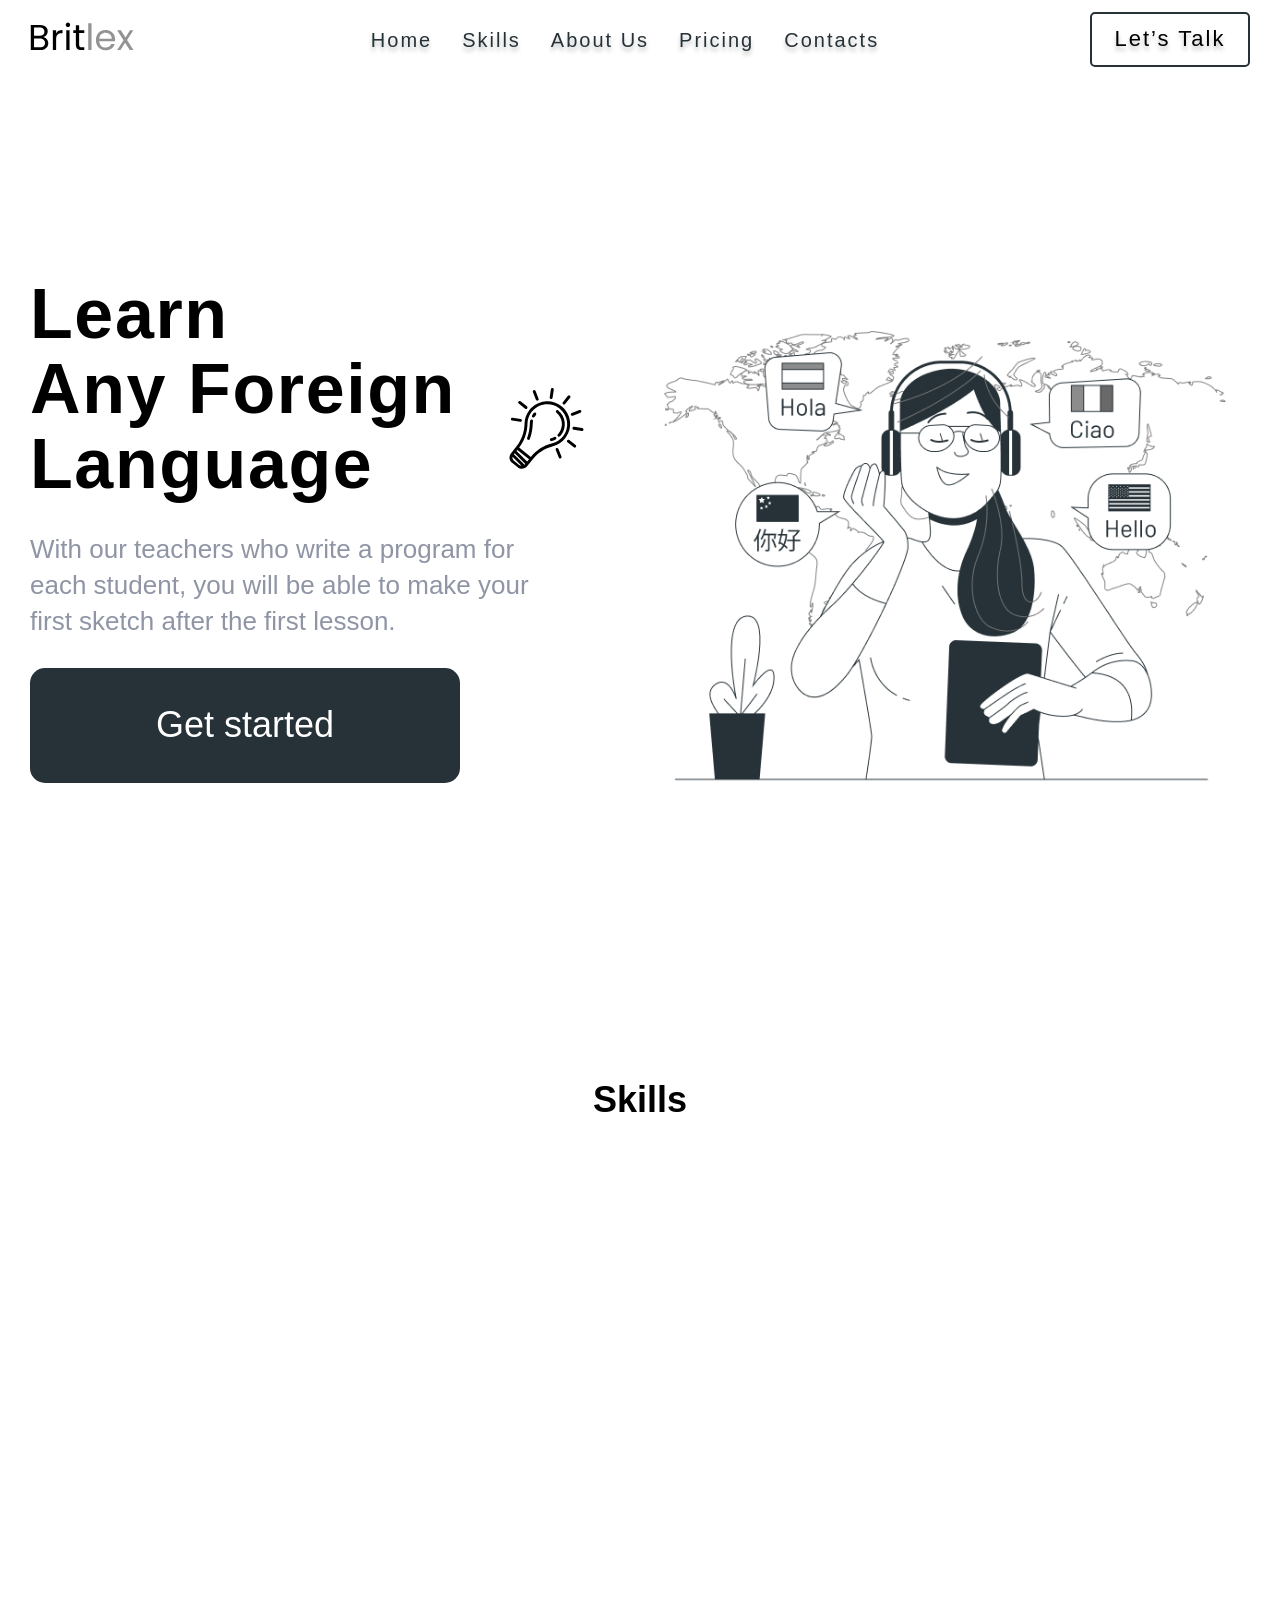
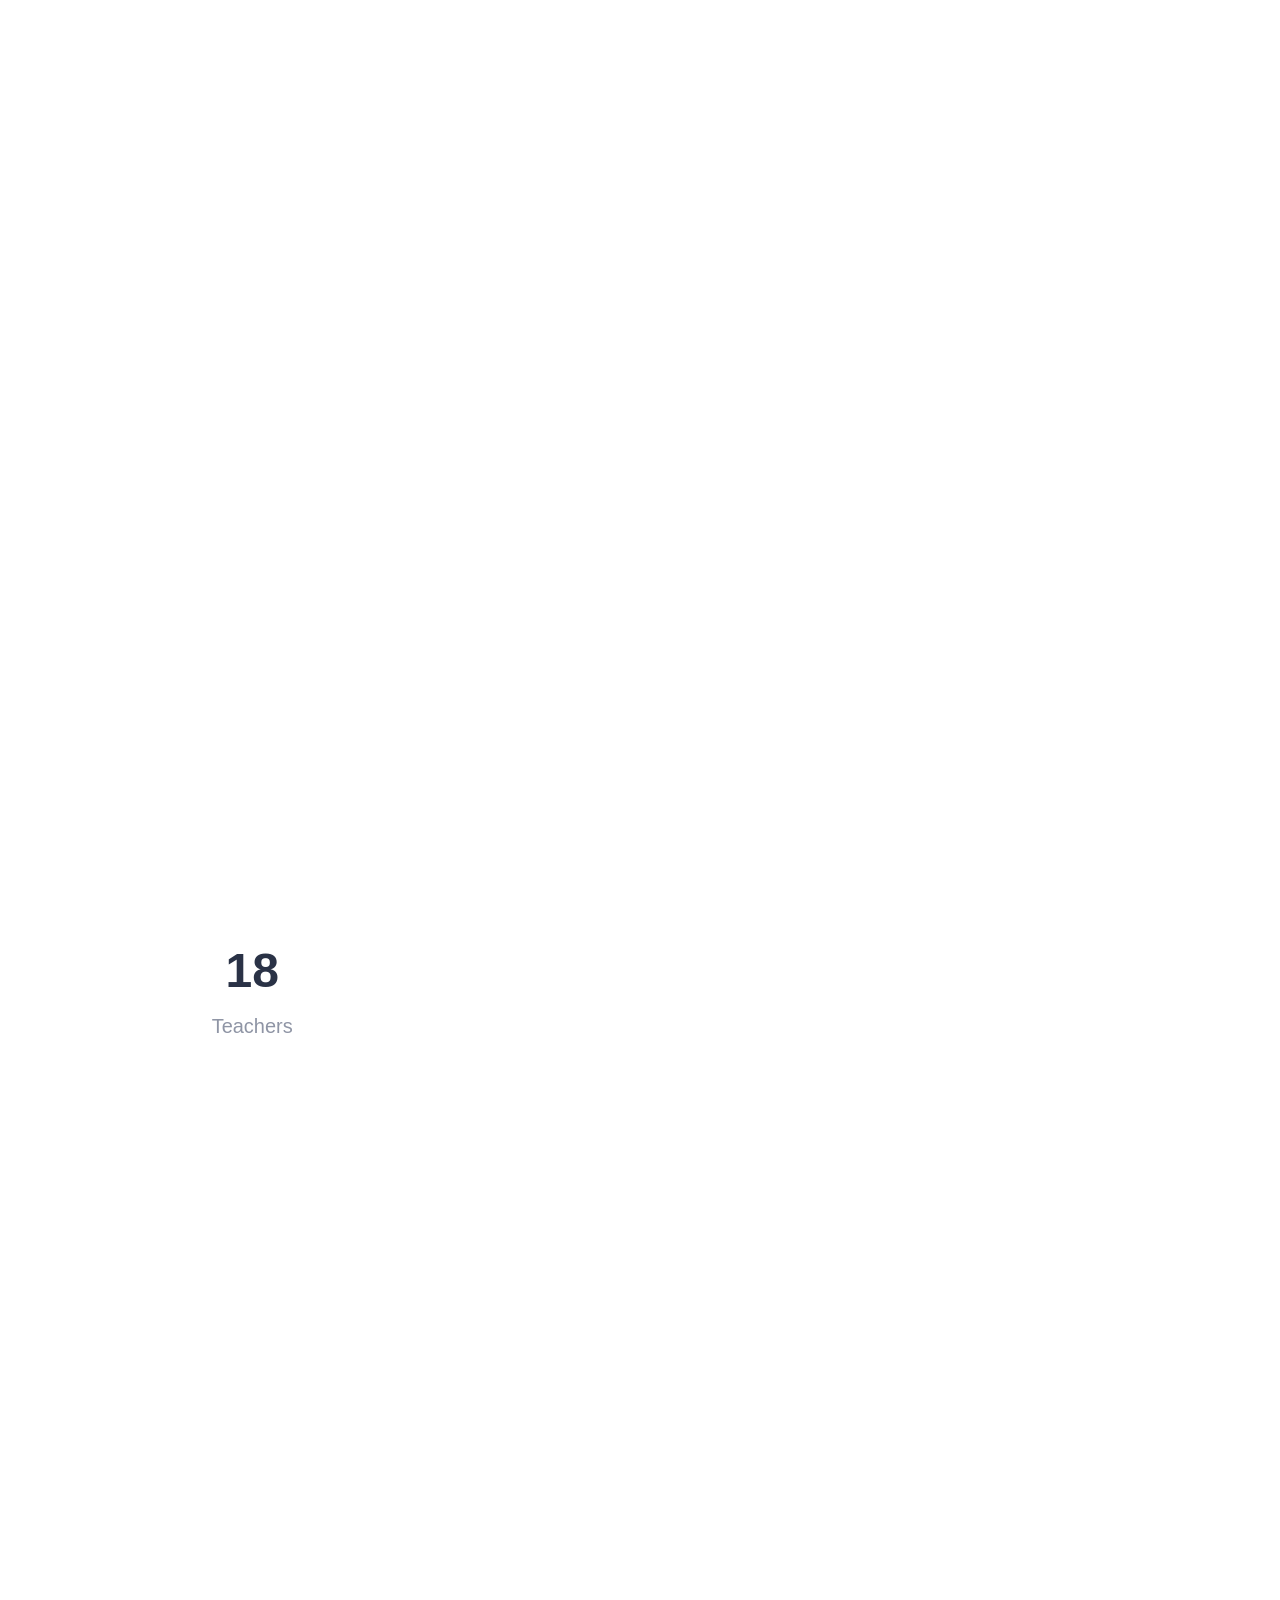
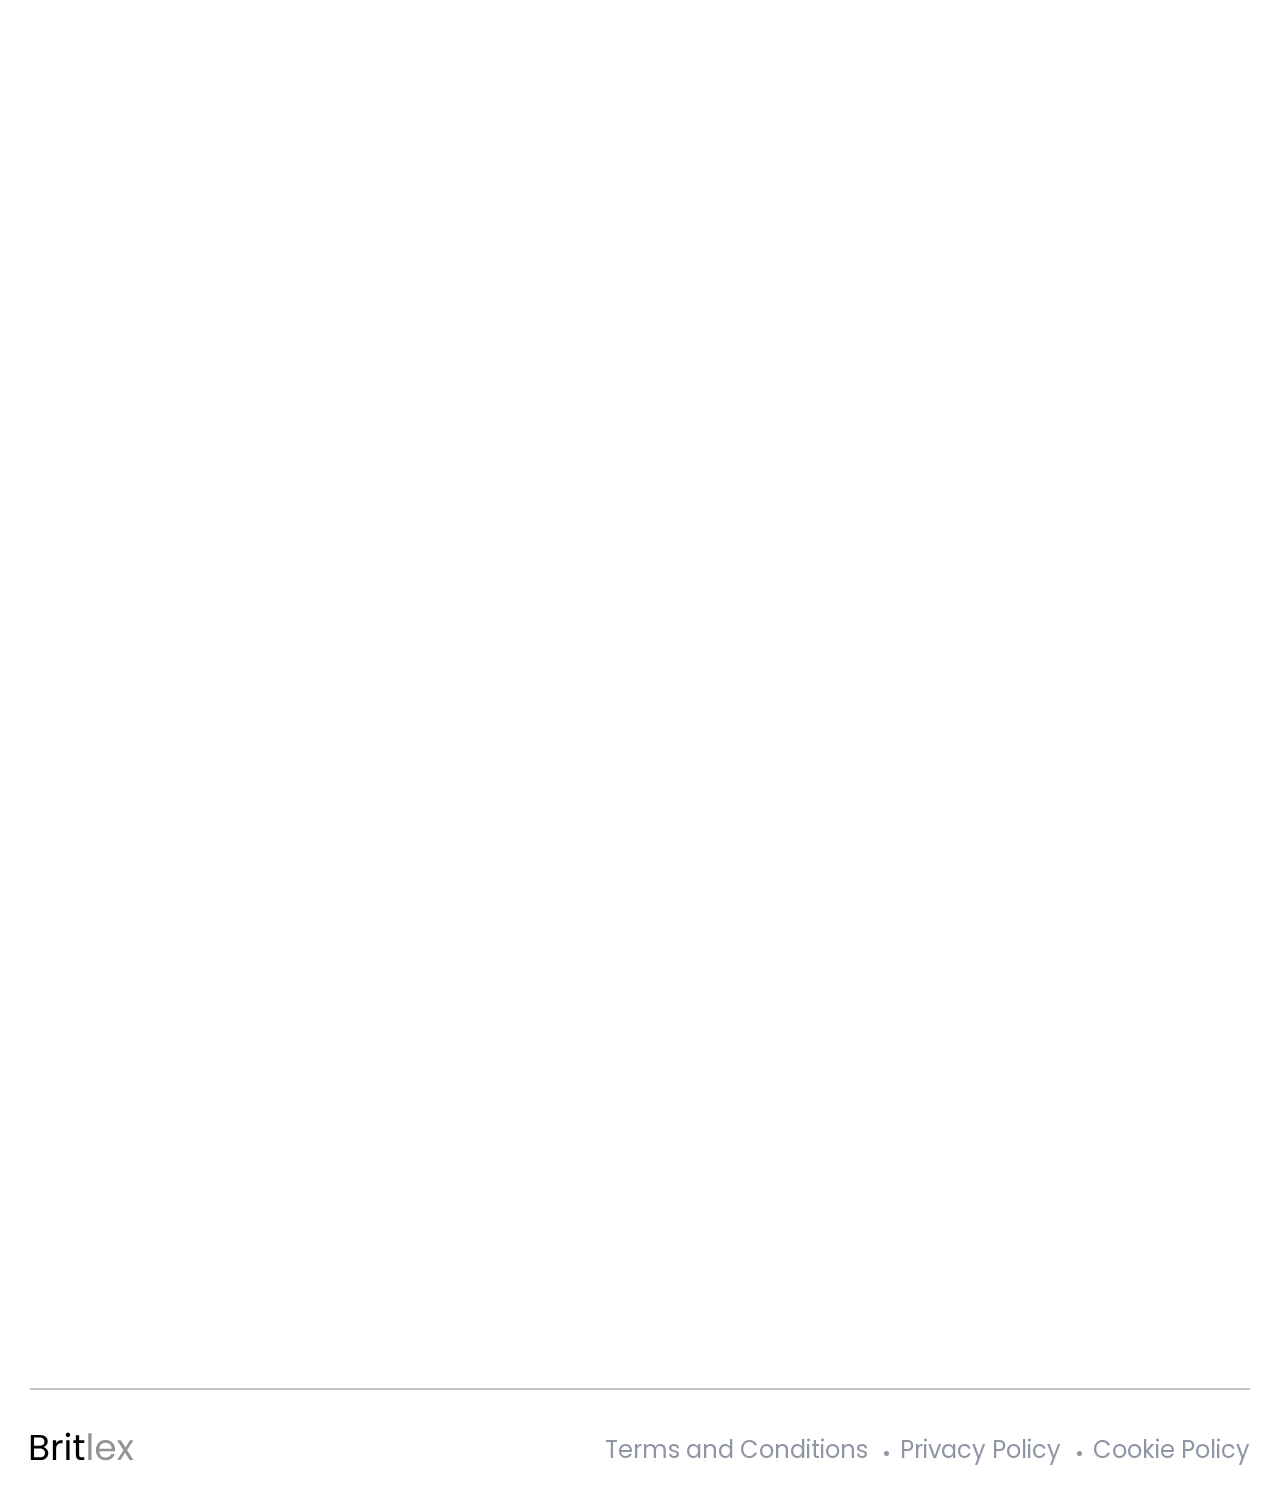
<file: index.html>
<!DOCTYPE html>
<html lang="en">

<head>
    <meta charset="UTF-8" />
    <meta http-equiv="X-UA-Compatible" content="ie=edge">
    <meta name="viewport" content="width=device-width, initial-scale=1.0">
    <title>Britlex - Learn Any Foreign Language</title>
    <!--Link of AOS Library -->
    <link href="https://unpkg.com/aos@2.3.1/dist/aos.css" rel="stylesheet">
    <!-- Style Css -->
    <link rel="stylesheet" href="./css/style.css" />
</head>

<body>
    <!-- Container Start -->
    <div class="container">
        <!-- Headert Start -->
        <header class="header">
            <div class="logo" data-aos="fade-right">
                <a href="#"><img src="./img/britlex-logo.svg" alt="Logo"></a>
            </div>
            <div id="toggle" data-aos="fade-left"></div>
            <div id="navbar">
                <ul>
                    <li data-aos="zoom-in-down">
                        <a href="#home">Home</a>
                    </li>
                    <li data-aos="zoom-in">
                        <a href="#skills">Skills</a>
                    </li>
                    <li data-aos="zoom-in">
                        <a href="#about">About Us</a>
                    </li>
                    <li data-aos="zoom-in">
                        <a href="#pricing">Pricing</a>
                    </li>
                    <li data-aos="zoom-in-down">
                        <a href="#contact">Contacts</a>
                    </li>
                    <li>
                        <a href="#" class="talk-btn" data-aos="fade-down-left">Let’s Talk</a>
                    </li>
                </ul>
            </div>
        </header>
        <!-- Headert End -->

        <!-- Main Start -->
        <main class="main">
            <!-- Home Section Start -->
            <section id="home">
                <div class="home-left-side">
                    <div class="home-text-bulb-block" data-aos="fade-down">
                        <h1 class="first-heading-text">Learn Any Foreign Language</h1>
                        <div class="img-bulb"></div>
                    </div>
                    <p data-aos="fade-up">
                        With our teachers who write a program for each student, you will be able to make your first sketch after the first lesson.
                    </p>
                    <button class="get-started-btn" data-aos="zoom-in">Get started</button>
                </div>
                <div class="home-right-side" data-aos="fade-down">
                    <img src="./img/home.png" alt="HomeMainIMG">
                </div>
            </section>
            <!-- Home Section End -->

            <!-- Skills Section Start -->
            <section id="skills">
                <h2 class="skills-title" data-aos="slide-up">Skills</h2>
                <div class="flex-content">
                    <div class="speaking-block" data-aos="fade-up">
                        <img src="./img/speaking.png" alt="Speaking Image">
                        <h4 class="speaking-title" data-aos="fade-out">Speaking</h4>
                        <br>
                        <p class="speaking-text" data-aos="zoom-in">
                            <span>Improve your English skills and confidence. Live classes and interactive lessons online. 20% extra free for a limited time only</span><br>
                            <br><span>Learn English online and improve your skills through our high-quality courses and resources – all designed for adult language learners.</span>
                        </p>
                        <button class="learn-more-btn speaking-btn" data-aos="fade-down-out">Learn more</button>
                    </div>
                    <div class="flex-item-block" data-aos="fade-down">
                        <div class="writing-block" data-aos="zoom-in">
                            <img src="./img/writing.png" alt="Writing Image">
                            <h4 class="write-read-title" data-aos="slide-down">Writing</h4>
                            <p class="write-read-text" data-aos="zoom-in">One of the most important and extensive areas of natural science, the science that studies substances, also their composition</p>
                            <button class="learn-more-btn write-read-btn" data-aos="fade-down-out">Learn more</button>
                        </div>
                        <div class="reading-block" data-aos="fade-down">
                            <img src="./img/reading.png" alt="Reading Image">
                            <h4 class="write-read-title" data-aos="slide-down">Reading</h4>
                            <p class="write-read-text" data-aos="zoom-in">Perception and response actions of the user resulting from the use and/or upcoming use of the product, system or service</p>
                            <button class="learn-more-btn write-read-btn" data-aos="fade-down-out">Learn more</button>
                        </div>
                        <div class="listening-block" data-aos="zoom-in">
                            <div class="listening-left-block">
                                <h4 class="listening-title" data-aos="slide-down">Listening</h4>
                                <p class="listening-text" data-aos="zoom-in">Here you can find activities to practise your listening skills. Listening will help you to improve your understanding </p>
                                <button class="learn-more-btn listening-btn" data-aos="fade-down-out">Learn more</button>
                            </div>
                            <img src="./img/listening.png" alt="Listening Image">
                        </div>
                    </div>

                </div>
            </section>
            <!-- Skills Section End -->

            <!-- About Section Start -->
            <section id="about">
                <div class="about-flex">
                    <div class="about-left-block">
                        <h2 class="about-title" data-aos="zoom-in">About Us</h2>
                        <p class="about-text" data-aos="flip-up">
                            The model offers a framework for discussing problems related to the user's experience, as well as possible ways and means of solving them. Application development begins at the top level (strategy), where the future software product is described quite
                            abstractly from the point of view of the expectations of both users and the customer.
                        </p>
                        <div class="statistic-block">
                            <h5 class="statistic-num" data-aos="fade-down">800 <strong class="statistic-desc">Pupils</strong> </h5>
                            <h5 class="statistic-num" data-aos="slide-up">18 <strong class="statistic-desc">Teachers</strong> </h5>
                            <h5 class="statistic-num" data-aos="zoom-out-down">6 <strong class="statistic-desc">Foreign languages </strong></h5>
                        </div>
                    </div>
                    <div class="about-right-block" data-aos="fade-up">
                        <img src="./img/about.png" alt="About">
                    </div>
                </div>
            </section>
            <!-- About Section End -->

            <!-- Pricing Section Start -->
            <section id="pricing">
                <h2 class="pricing-title" data-aos="zoom-in">Pricing</h2>
                <div class="pricing-flex">
                    <div class="pricing-card card-1" data-aos="fade-up">
                        <img src="./img/online-course.png" alt="OnlineCourse">
                        <h5 class="card-title" data-aos="zoom-in">Self-study online course</h5>
                        <p class="card-text" data-aos="zoom-in-up">Start learning English online in live classes with qualified EC teachers and students from all over the world.</p>
                        <button class="card-pay-btn" data-aos="slide-up"><strong>£5.99</strong> per month</button>
                    </div>
                    <div class="pricing-card card-2" data-aos="zoom-in-down">
                        <img src="./img/online-classes.png" alt="OnlineClasses">
                        <h5 class="card-title" data-aos="flip-down">Live online classes</h5>
                        <p class="card-text" data-aos="flip-down">Interactive group classes with expert teachers. Free 7-day trial</p>
                        <button class="card-pay-btn btn-card-2" data-aos="zoom-out"><strong>£12.99</strong> per month</button>
                    </div>
                    <div class="pricing-card card-3" data-aos="fade-up">
                        <img src="./img/webinar.png" alt=" PersonalTuition">
                        <h5 class="card-title" data-aos="flip-up">Personal Tuition</h5>
                        <p class="card-text text-card-3" data-aos="zoom-in-down">Online one-to-one English tutoring – enjoy our first session for only $1</p>
                        <button class="card-pay-btn btn-card-3" data-aos="slide-up"><strong>£20.99</strong> per month</button>
                    </div>

                </div>
            </section>
            <!-- Pricing Section End -->

            <!-- Contact Section Start -->
            <section id="contact">

                <div class="contact-flex">
                    <div class="contact-img-block" data-aos="fade-up">
                        <img src="./img/contact-us.png" alt="Contact Us" data-aos="flip-right">
                    </div>
                    <div class="contact-right-block">
                        <h2 class="contact-title" data-aos="zoom-in-down">Contact Us</h2>
                        <p class="contact-text" data-aos="zoom-in-up">Discover your current English level by taking our free online English test.Sign up to our newsletter for learning tips and free resources</p>

                        <form>
                            <input type="email" placeholder="Enter Your E-mail" class="email-input" onkeyup="validateEmail()" data-aos="zoom-in">
                            <button type="button" id="subscribe-btn" onclick="openPopup()" data-aos="zoom-in">Subscribe</button>
                            <span id="email-error"></span>

                        </form>
                    </div>
                </div>
                <!-- Popup - Dialog Box Start-->
                <div class="popup">
                    <img src="./img/check-icon.png" alt=" Popup Tick ">
                    <h2>Thank You!</h2>
                    <p>Your details has been succesfully submitted.Thanks!</p>
                    <button type="button" onclick="closePopup() ">OK</button>
                </div>
                <!-- Popup - Dialog Box End-->

            </section>
            <!-- Contact Section End -->
            <!-- Horizon Line  Start-->
            <hr class="horizon-line">
            <!-- Horizon Line  End-->
            <!-- Back to top button Start-->
            <button class="back-to-top" data-aos="zoom-in">
                  <img src="./img/back-to-top.svg" class="back-to-top-icon" alt="GoToTOp" >
            </button>
            <!-- Back to top button End-->

        </main>
        <!-- Main End -->

        <!-- Footer Start -->
        <footer id="footer">
            <div class="logo footer-logo">
                <a href="#"><img src="./img/britlex-logo.svg" alt="Logo"></a>
            </div>
            <ul class="footer-lists">
                <li>
                    <a href="#">Terms and Conditions</a>
                </li>
                <li>
                    <a href="#">Privacy Policy</a>
                </li>
                <li>
                    <a href="#">Cookie Policy</a>
                </li>
            </ul>
        </footer>
        <!-- Footer End -->
    </div>
    <!-- Container End -->

    <!-- Script Of AOS Library -->
    <script src="https://unpkg.com/aos@2.3.1/dist/aos.js "></script>
    <!-- Script App JS -->
    <script src="./js/app.js "></script>
</body>

</html>

</html>  
</file>
<file: css/style.css>
/*Import Poppins Font family */
    
    @import url("https://fonts.googleapis.com/css2?family=Poppins:wght@400;500;600;700;900&display=swap");
    /* All */
    
    * {
        margin: 0;
        padding: 0;
        box-sizing: border-box;
    }
    
    html {
        scroll-behavior: smooth;
    }
    /* Body */
    
    body {
        width: 100%;
        height: 100%;
        font-family: "Popins", sans-serif;
    }
    /* Scrollbar */
    
     ::-webkit-scrollbar {
        min-width: 1.2vw;
    }
    
     ::-webkit-scrollbar-track {
        background: #e2e2e2;
        border-radius: 50px;
    }
    
     ::-webkit-scrollbar-thumb {
        border: 0.2vw solid #e2e2e2;
        border-radius: 50px;
        background: linear-gradient(#263238, #003, #49515e);
    }
    /* Conatiner CSS */
    
    .container {
        margin: 0 auto;
        width: 100%;
        height: 100%;
        background: #ffffff;
    }
    /* Header CSS Start */
    
    .header {
        width: 100%;
        height: 80px;
        position: relative;
        display: flex;
        align-items: center;
        background: transparent;
        transition: all 0.3s ease-out;
        overflow: hidden;
    }
    /* Logo */
    
    .logo {
        position: absolute;
        left: 30px;
        z-index: 999;
        color: #fff;
        font-size: 30px;
    }
    /* Navbar Menu*/
    
    #navbar {
        width: 100%;
        height: 100%;
        transition: 0.5s ease;
        display: flex;
        justify-content: center;
        align-items: center;
        align-items: center;
    }
    
    #navbar ul {
        display: flex;
        flex-direction: row;
        align-items: center;
    }
    
    #navbar ul li {
        list-style: none;
        display: inline-block;
        padding: 0 15px;
    }
    
    #navbar ul li a {
        width: 100%;
        text-decoration: none;
        letter-spacing: 2px;
        font-style: normal;
        font-weight: 500;
        font-size: 20px;
        line-height: 30px;
        text-shadow: 0px 4px 4px rgba(0, 0, 0, 0.25);
        color: #263238;
        transition: all 0.3s ease;
        position: relative;
    }
    
    #navbar ul li a:hover {
        color: gold;
    }
    /* Let's talk btn link*/
    
    #navbar ul li .talk-btn {
        position: absolute;
        top: 12px;
        right: 30px;
        padding: 7px 10px;
        width: 160px;
        height: 55px;
        text-align: center;
        border: 2px solid #263238;
        border-radius: 5px;
        font-style: normal;
        font-weight: 400;
        font-size: 22px;
        line-height: 36px;
        transition: all 0.5s ease;
        color: #000000;
        overflow: hidden;
    }
    
    #navbar ul li .talk-btn:hover {
        color: gold;
        border: none;
    }
    
    #navbar ul li .talk-btn::before {
        content: "";
        position: absolute;
        left: 50%;
        top: 50%;
        transform: translate(-50%, -50%);
        width: 0;
        height: 100%;
        background: #263238;
        z-index: -1;
        transition: all 0.6s ease;
    }
    
    #navbar ul li .talk-btn:hover::before {
        width: 100%;
    }
    /* Header Responsive 992px */
    
    @media (max-width: 992px) {
        .logo a img {
            width: 89px;
            height: 45px;
        }
        #navbar ul li a {
            font-weight: 500;
            font-size: 16px;
        }
        #navbar ul li .talk-btn {
            position: absolute;
            top: 15px;
            right: 30px;
            width: 125px;
            height: 45px;
            font-size: 18px;
            line-height: 27px;
        }
    }
    /* Header Responsive 768px */
    
    @media (max-width: 768px) {
        /* Header */
        .header {
            width: 100%;
            height: 80px;
            position: relative;
            display: flex;
            justify-content: space-around;
            align-items: center;
        }
        .logo {
            position: absolute;
            top: 15px;
            left: 30px;
            width: 89px;
            height: 45px;
            z-index: 444;
        }
        /* Toggle Burger*/
        #toggle {
            position: fixed;
            top: 15px;
            right: 30px;
            z-index: 999;
            width: 50px;
            height: 50px;
            cursor: pointer;
            display: flex;
            justify-content: center;
            align-items: center;
        }
        #toggle::before {
            content: "";
            width: 35px;
            height: 2px;
            position: absolute;
            background: #39515e;
            transform: translateY(-10px);
            box-shadow: 0 10px #39515e;
            border-radius: 3px;
            transition: transform 0.3s ease-in, background 0.4s ease-out, box-shadow 0.5s ease;
        }
        #toggle::after {
            content: "";
            width: 20px;
            height: 2px;
            position: absolute;
            left: 15%;
            background: #39515e;
            transform: translateY(10px);
            border-radius: 3px;
            transition: transform 0.3s ease-in, background 0.4s ease-out;
        }
        /* Toggle Active */
        #toggle.active::before {
            transform: rotate(45deg);
            background: red;
            box-shadow: none;
        }
        #toggle.active:after {
            width: 35px;
            transform: rotate(-45deg);
            background: red;
        }
        /* Navbar Menu Responsive*/
        #navbar {
            display: flex;
            flex-direction: column;
            justify-content: flex-start;
            position: fixed;
            top: 0;
            left: -300px;
            width: 300px;
            height: 100%;
            background: #39515e;
            transition: 0.5s ease;
            z-index: 333;
        }
        /* Navbar Active */
        #navbar.active {
            left: 0px;
        }
        /* Navbar unordered list */
        #navbar ul {
            display: block;
            position: relative;
            top: 15%;
        }
        #navbar ul li {
            list-style: none;
            display: inline-block;
            width: 100%;
            padding: 15px 40px;
        }
        #navbar ul li a {
            color: #fff;
            text-decoration: none;
            letter-spacing: 2px;
            font-size: 23px;
            font-weight: 500;
            line-height: 30px;
            text-shadow: 0px 4px 4px rgba(0, 0, 0, 0.25);
        }
        /* Let's talk btn link responsive */
        #navbar ul li .talk-btn {
            position: absolute;
            top: 310px;
            left: 30px;
            width: 180px;
            height: 50px;
            font-size: 20px;
            padding: 11px 0;
            border: none;
            border-radius: 50px;
            color: gold;
            background: #001;
            transition: all 0.4s ease-in;
        }
        #navbar ul li .talk-btn:hover {
            background: #b3b3b3;
            color: #001;
        }
    }
    /* -Header Responsive 380px */
    
    @media (max-width: 380px) {
        #navbar {
            display: flex;
            flex-direction: column;
            justify-content: flex-start;
            position: fixed;
            top: 0;
            left: -400px;
            width: 100%;
            min-height: 100%;
            background: #192a34;
            transition: 0.5s ease;
            z-index: 333;
        }
        #navbar ul {
            margin-left: 5%;
        }
    }
    /* Header CSS End */
    /* Main Block CSS Start*/
    
    .main {
        width: 100%;
        height: 100%;
        /* position: relative; */
    }
    /* Home Section CSS Start */
    
    #home {
        width: 100%;
        min-height: 100vh;
        padding: 0 30px;
        position: relative;
        display: flex;
        align-items: center;
        justify-content: space-between;
    }
    
    .home-left-side {
        width: auto;
        height: auto;
    }
    
    .home-text-bulb-block {
        width: 100%;
        height: auto;
        display: flex;
        align-items: center;
        margin-bottom: 5%;
    }
    
    .home-text-bulb-block .first-heading-text {
        width: 450px;
        height: auto;
        font-style: normal;
        font-weight: 600;
        font-size: 70px;
        line-height: 75px;
        letter-spacing: 0.1rem;
        color: #000000;
        position: relative;
    }
    
    .home-text-bulb-block .first-heading-text::first-line {
        word-spacing: 200px;
    }
    
    .home-text-bulb-block .img-bulb {
        display: flex;
        align-items: center;
        justify-content: center;
        width: 125px;
        height: 125px;
        margin-top: 14%;
        border-radius: 50%;
        background: url("../img/light-bulb-off.svg");
        background-repeat: no-repeat;
        background-size: cover;
        background-position: center;
        transition: all 2s ease-in-out;
        animation: animate-bulb 2s linear infinite;
    }
    /* Animation For Light-bulb */
    
    @keyframes animate-bulb {
        0%,
        100% {
            background: url("../img/light-bulb-off.svg");
            box-shadow: none;
        }
        50% {
            background: url("../img/light-bulb-on.svg");
        }
    }
    
    .home-left-side p {
        width: 520px;
        height: auto;
        font-style: normal;
        font-weight: 400;
        font-size: 26px;
        line-height: 36px;
        color: #8f95a5;
        margin-bottom: 5%;
    }
    
    .home-left-side .get-started-btn {
        width: 430px;
        height: 115px;
        background: #263238;
        border: none;
        border-radius: 15px;
        font-style: normal;
        font-weight: 400;
        font-size: 36px;
        line-height: 54px;
        color: #ffffff;
        text-align: center;
        position: relative;
        z-index: 1;
    }
    
    .home-left-side .get-started-btn::before {
        content: "";
        position: absolute;
        top: 50%;
        left: 0;
        transform: translate(0%, -50%);
        width: 0;
        height: 100%;
        z-index: -1;
        border-radius: 15px;
        transition: all 0.5s ease;
    }
    
    .home-left-side .get-started-btn:hover {
        color: #003;
    }
    
    .home-left-side .get-started-btn:hover::before {
        width: 100%;
        background: gold;
    }
    
    .home-right-side {
        width: auto;
        height: auto;
    }
    
    .home-right-side img {
        max-width: 100%;
        height: 610px;
    }
    /* Main - Home Section Responsive 992px */
    
    @media (max-width: 992px) {
        .home-text-bulb-block .first-heading-text {
            width: 320px;
            height: 192px;
            font-family: "Poppins", sans-serif;
            font-style: normal;
            font-weight: 600;
            font-size: 50px;
            line-height: 58px;
            color: #000000;
        }
        .home-left-side p {
            width: 400px;
            height: auto;
            color: #8f95a5;
            margin-bottom: 5%;
            font-family: "Poppins", sans-serif;
            font-style: normal;
            font-weight: 400;
            font-size: 20px;
            line-height: 30px;
        }
        .home-left-side .get-started-btn {
            width: 292px;
            height: 80px;
            background: #263238;
            border-radius: 5px;
            font-size: 24px;
            line-height: 36px;
        }
        .home-left-side .get-started-btn::before {
            border-radius: 5px;
        }
        .home-right-side img {
            width: 440px;
            height: 440px;
        }
    }
    /* Main - Home Section Responsive 768px */
    
    @media (max-width: 768px) {
        #home {
            width: 100%;
            min-height: 70vh;
        }
        .home-text-bulb-block .first-heading-text {
            width: 250px;
            height: 150px;
            font-family: "Poppins", sans-serif;
            font-style: normal;
            font-weight: 600;
            font-size: 36px;
            line-height: 45px;
            color: #000000;
        }
        .home-left-side p {
            width: 360px;
            height: auto;
            margin-bottom: 5%;
            font-size: 16px;
            line-height: 24px;
        }
        .home-left-side .get-started-btn {
            width: 236px;
            height: 65px;
            background: #263238;
            border-radius: 5px;
            font-size: 18px;
            line-height: 27px;
        }
        .home-left-side .get-started-btn::before {
            border-radius: 5px;
        }
        .home-right-side img {
            width: 360px;
            height: 360px;
        }
    }
    /* Main - Home Section Responsive 620px */
    
    @media (max-width: 620px) {
        #home {
            width: 100%;
            min-height: 90vh;
            justify-content: space-evenly;
            align-items: center;
            flex-direction: column-reverse;
            text-align: center;
        }
        .home-text-bulb-block .first-heading-text {
            width: 100%;
            height: auto;
            text-align: center;
            font-weight: 600;
            word-break: normal;
            font-size: 32px;
            line-height: 40px;
            -webkit-text-stroke: 1px gold;
        }
        .home-text-bulb-block .first-heading-text::first-line {
            word-spacing: 0;
        }
        .first-heading-text::before,
        .first-heading-text::after {
            content: "";
            position: absolute;
            top: 0;
            bottom: 0;
            left: 0;
            right: 0;
        }
        .first-heading-text::before {
            background: #ffffff;
            animation: typewriter 5s steps(35) infinite forwards;
        }
        @keyframes typewriter {
            to {
                left: 100%;
            }
        }
        .home-text-bulb-block .img-bulb {
            display: none;
        }
        .home-left-side p {
            width: 100%;
            height: auto;
            font-size: 16px;
            line-height: 24px;
            text-align: center;
            color: #8f95a5;
            margin-bottom: 8%;
        }
        .home-left-side .get-started-btn {
            width: 300px;
            height: 70px;
            font-weight: 500;
            font-size: 18px;
            line-height: 27px;
        }
        .home-right-side img {
            width: 430px;
            height: 480px;
        }
    }
    /* Main - Home Section Responsive 380px */
    
    @media (max-width: 380px) {
        .home-text-bulb-block .first-heading-text {
            -webkit-text-stroke: 0.7px gold;
            font-size: 24px;
            line-height: 36px;
            text-align: center;
        }
        .home-left-side p {
            font-size: 14px;
            line-height: 20px;
        }
        .home-left-side .get-started-btn {
            width: 285px;
            height: 60px;
            font-size: 16px;
            line-height: 24px;
        }
        .home-right-side img {
            width: 330px;
            height: 330px;
            margin-bottom: 0px;
        }
    }
    /* Home Section CSS End */
    /* Skills Section CSS Start */
    
    #skills {
        width: 100%;
        min-height: 100vh;
        padding: 0 30px;
    }
    
    .skills-title {
        font-style: normal;
        font-weight: 600;
        font-size: 36px;
        line-height: 80px;
        color: #000000;
        text-align: center;
    }
    
    .flex-content {
        width: 100%;
        height: 92vh;
        display: flex;
        flex-wrap: wrap;
        position: relative;
    }
    
    .speaking-block {
        width: 33%;
        height: 100%;
        background: #f5f5f5;
        border-radius: 10px;
        margin-right: 2%;
        padding: 0 3%;
    }
    
    .speaking-block img {
        width: 320px;
        max-width: 100%;
        height: 40%;
    }
    
    .speaking-title {
        max-width: 100%;
        height: 6%;
        text-align: left;
        font-style: normal;
        font-weight: 600;
        font-size: 30px;
        line-height: 35px;
        color: #263238;
        padding-left: 5%;
    }
    
    .speaking-text {
        display: -webkit-box;
        -webkit-box-orient: vertical;
        -webkit-line-clamp: auto;
        overflow: hidden;
        max-width: 92%;
        max-height: 32%;
        font-style: normal;
        font-weight: 400;
        font-size: 16px;
        line-height: 22px;
        color: #8f95a5;
        padding-left: 5%;
        text-align: left;
        margin-bottom: 6%;
    }
    
    .learn-more-btn {
        width: 230px;
        max-width: 65%;
        height: 10%;
        background: #263238;
        border: none;
        border-radius: 5px;
        cursor: pointer;
        font-style: normal;
        font-weight: 500;
        font-size: 18px;
        line-height: 27px;
        color: #ffffff;
        margin-left: 5%;
        z-index: 1;
        position: relative;
        transition: all 0.7s ease;
    }
    
    .learn-more-btn::before {
        content: "";
        position: absolute;
        top: 65%;
        left: 55%;
        transform: translate(-50%, -50%);
        width: 0%;
        height: 00%;
        z-index: -1;
        border-radius: 5px;
        transition: all 0.7s ease;
    }
    
    .learn-more-btn:hover {
        color: #000000;
    }
    
    .learn-more-btn:hover::before {
        background: goldenrod;
        width: 100%;
        height: 100%;
    }
    
    .flex-item-block {
        width: 65%;
        height: 100%;
        display: flex;
        align-items: flex-start;
        justify-content: space-between;
        flex-wrap: wrap;
    }
    
    .writing-block {
        width: 48.5%;
        height: 60%;
        background: #f5f5f5;
        border-radius: 10px;
        margin-right: 2%;
        padding: 0 3%;
        display: flex;
        flex-direction: column;
    }
    
    .writing-block img {
        align-self: flex-end;
        width: 230px;
        max-width: 100%;
        height: 40%;
        margin-bottom: 1%;
    }
    
    .write-read-title {
        max-width: 100%;
        height: 8%;
        font-style: normal;
        font-weight: 600;
        font-size: 30px;
        color: #263238;
        padding-left: 5%;
        margin-bottom: 4%;
    }
    
    .write-read-text {
        display: -webkit-box;
        -webkit-box-orient: vertical;
        -webkit-line-clamp: auto;
        overflow: hidden;
        max-width: 95%;
        max-height: 22%;
        font-style: normal;
        font-weight: 400;
        font-size: 16px;
        line-height: 22px;
        color: #8f95a5;
        padding-left: 5%;
        text-align: left;
        margin-bottom: 6%;
    }
    
    .write-read-btn {
        height: 16%;
    }
    
    .reading-block {
        width: 48.5%;
        height: 60%;
        background: #f5f5f5;
        border-radius: 10px;
        padding: 0 3%;
        display: flex;
        flex-direction: column;
    }
    
    .reading-block img {
        width: 260px;
        max-width: 100%;
        height: 40%;
        margin-bottom: 1%;
    }
    
    .listening-block {
        width: 100%;
        height: 37%;
        background: #f5f5f5;
        border-radius: 10px;
        padding: 0 3%;
        display: flex;
        align-items: center;
        justify-content: space-between;
        align-self: flex-end;
    }
    
    .listening-left-block {
        max-width: 50%;
        height: 90%;
    }
    
    .listening-title {
        max-width: 100%;
        height: 20%;
        font-style: normal;
        font-weight: 600;
        font-size: 30px;
        color: #263238;
        padding-left: 4%;
        margin: 2% 0 0 0;
    }
    
    .listening-text {
        display: -webkit-box;
        -webkit-box-orient: vertical;
        -webkit-line-clamp: auto;
        overflow: hidden;
        width: 80%;
        max-height: 32%;
        font-style: normal;
        font-weight: 400;
        font-size: 16px;
        line-height: 22px;
        color: #8f95a5;
        padding-left: 4%;
        text-align: left;
        margin-bottom: 4%;
    }
    
    .listening-btn {
        height: 29%;
        margin-left: 3%;
    }
    
    .listening-block img {
        width: 385px;
        max-width: 50%;
        height: 85%;
    }
    /* Skills Section Responsive 992px */
    
    @media (max-width: 992px) {
        .speaking-block img {
            margin-top: 5%;
            width: 200px;
            height: 30%;
            margin-bottom: 8%;
        }
        .speaking-title {
            font-weight: 600;
            font-size: 22px;
        }
        .speaking-text {
            font-size: 14px;
            line-height: 20px;
            margin-bottom: 22%;
        }
        .learn-more-btn {
            width: 146px;
            height: 8%;
            margin-left: 5%;
            font-size: 16px;
        }
        .writing-block img {
            margin-top: 5%;
            width: 180px;
            height: 33%;
            margin-bottom: 5%;
        }
        .write-read-title {
            font-weight: 600;
            font-size: 22px;
        }
        .write-read-text {
            font-size: 14px;
            line-height: 20px;
            margin-bottom: 12%;
        }
        .reading-block img {
            margin-top: 5%;
            width: 180px;
            height: 33%;
            margin-bottom: 5%;
        }
        .write-read-btn {
            height: 13%;
        }
        .listening-title {
            font-size: 22px;
        }
        .listening-text {
            font-size: 14px;
            margin-left: 10%;
        }
        .listening-btn {
            height: 23%;
            margin-left: 3%;
        }
        .listening-block img {
            width: 370px;
            max-width: 50%;
            height: 75%;
        }
    }
    /* Skills Section Responsive 768px */
    
    @media (max-width: 768px) {
        .speaking-block img {
            margin-top: 5%;
            width: 180px;
            height: 34%;
            margin-bottom: 10%;
        }
        .speaking-title {
            font-weight: 600;
            font-size: 20px;
        }
        .speaking-text {
            font-size: 13px;
            line-height: 20px;
            margin-bottom: 20%;
        }
        .learn-more-btn {
            width: 146px;
            height: 8%;
            margin-left: 5%;
            font-size: 14px;
        }
        .writing-block img {
            margin-top: 5%;
            width: 160px;
            height: 28%;
            margin-bottom: 8%;
        }
        .write-read-title {
            font-weight: 600;
            font-size: 20px;
            margin-bottom: 12%;
        }
        .write-read-text {
            font-size: 13px;
            margin-bottom: 20%;
        }
        .reading-block img {
            margin-top: 5%;
            width: 160px;
            height: 28%;
            margin-bottom: 8%;
        }
        .write-read-btn {
            height: 13%;
        }
        .listening-title {
            font-size: 20px;
            margin-bottom: 5%;
        }
        .listening-text {
            font-size: 13px;
            margin-bottom: 12%;
        }
        .listening-btn {
            height: 23%;
            margin-left: 3%;
        }
        .listening-block img {
            width: 350px;
            max-width: 50%;
            height: 68%;
        }
    }
    /* Skills Section Responsive 620px */
    
    @media (max-width: 620px) {
        #skills {
            width: 100%;
        }
        .flex-content {
            width: 100%;
            position: relative;
            height: 100vh;
        }
        .speaking-block {
            width: 48%;
            height: 49%;
            position: absolute;
            top: 0;
            left: 0%;
            z-index: 1;
        }
        .speaking-block img {
            width: 150px;
            height: 110px;
            margin-top: 0;
            margin-bottom: 0;
        }
        .speaking-title {
            font-weight: 600;
            font-size: 18px;
        }
        .speaking-text {
            font-size: 12px;
            line-height: 18px;
            height: 38%;
        }
        .learn-more-btn {
            width: 180px;
            height: 40px;
            font-size: 13px;
            position: absolute;
            bottom: 7%;
        }
        .flex-item-block {
            width: 100%;
        }
        .writing-block {
            position: absolute;
            top: 0;
            left: 52%;
            right: 0;
            width: 48%;
            height: 49%;
        }
        .writing-block img {
            width: 150px;
            height: 110px;
            margin-top: 0;
            margin-bottom: 5%;
        }
        .write-read-title {
            font-weight: 600;
            font-size: 18px;
            margin-bottom: 5%;
        }
        .write-read-text {
            font-size: 12px;
            line-height: 18px;
            height: 30%;
            margin-bottom: 8%;
        }
        .reading-block {
            position: absolute;
            left: 0;
            bottom: 0;
            width: 48%;
            height: 49%;
        }
        .reading-block img {
            width: 150px;
            height: 110px;
            margin-top: 0;
            margin-bottom: 5%;
        }
        .listening-block {
            position: absolute;
            right: 0;
            bottom: 0;
            width: 48%;
            height: 49%;
            display: flex;
            flex-direction: column-reverse;
            align-items: start;
        }
        .listening-block img {
            min-width: 70%;
            height: 160px;
            margin-top: 0;
            margin-bottom: 3%;
        }
        .listening-title {
            width: auto;
            height: 20%;
            margin-bottom: 2%;
        }
        .listening-text {
            min-width: 180%;
            height: 35%;
            margin-bottom: 5%;
            margin-left: 5%;
            font-size: 12px;
            line-height: 18px;
            height: 38%;
            align-self: flex-end;
        }
    }
    /* Skills Section Responsive 380px */
    
    @media (max-width: 380px) {
        .flex-content {
            display: block;
            height: 200vh;
        }
        .speaking-block {
            width: 100%;
            height: 24%;
            position: absolute;
            top: 0;
            left: 0;
        }
        .speaking-block img {
            width: 85%;
            margin-left: 5%;
        }
        .writing-block {
            width: 100%;
            height: 24%;
            position: absolute;
            top: 25%;
            left: 0;
        }
        .writing-block img {
            width: 85%;
            margin-right: 5%;
        }
        .reading-block {
            width: 100%;
            height: 25%;
            position: absolute;
            top: 50%;
        }
        .reading-block img {
            width: 100%;
        }
        .listening-block {
            width: 100%;
            left: 0;
            height: 24%;
            position: absolute;
        }
        .listening-block img {
            min-width: 100%;
        }
        #toggle {
            background: gold;
            border-radius: 5px;
        }
    }
    /* Skills Section CSS End */
    /* About Section CSS Start */
    
    #about {
        width: 100%;
        padding: 0 30px;
        display: flex;
        flex-direction: column;
        justify-content: center;
    }
    
    .about-flex {
        width: 100%;
        height: 100vh;
        display: flex;
        justify-content: space-between;
        align-items: center;
    }
    
    .about-title {
        font-style: normal;
        font-weight: 600;
        font-size: 48px;
        line-height: 60px;
        color: #000000;
        margin-bottom: 3%;
    }
    
    .about-left-block {
        width: 50%;
    }
    
    .about-text {
        width: 95%;
        font-style: normal;
        font-weight: 400;
        font-size: 20px;
        line-height: 30px;
        color: #8f95a5;
        margin-bottom: 3%;
        text-align: justify;
        display: -webkit-box;
        -webkit-box-orient: vertical;
        -webkit-line-clamp: auto;
        overflow: hidden;
    }
    
    .statistic-block {
        width: 530px;
        max-width: 100%;
        display: flex;
        justify-content: space-between;
    }
    
    .statistic-num {
        display: flex;
        flex-direction: column;
        align-items: center;
        justify-content: center;
        font-style: normal;
        font-weight: 600;
        font-size: 48px;
        line-height: 80px;
        color: #2a3246;
    }
    
    .statistic-desc {
        margin: 0 auto;
        font-style: normal;
        font-weight: 400;
        font-size: 20px;
        line-height: 30px;
        color: #8f95a5;
    }
    
    .about-right-block {
        max-width: 50%;
    }
    
    .about-right-block img {
        max-width: 100%;
        width: 550px;
        height: 550px;
    }
    /* About Section Responsive 992px */
    
    @media (max-width: 992px) {
        #about {
            width: 100%;
            height: 90vh;
        }
        .about-title {
            font-size: 36px;
        }
        .about-text {
            font-size: 16px;
            line-height: 24px;
        }
        .statistic-num {
            font-size: 30px;
            line-height: 70px;
        }
        .statistic-desc {
            font-weight: 400;
            font-size: 16px;
            line-height: 24px;
        }
        .about-right-block img {
            max-width: 100%;
            width: 360px;
            height: 380px;
        }
    }
    /* About Section Responsive 768px */
    
    @media (max-width: 768px) {
        #about {
            height: 85vh;
        }
        .about-title {
            font-size: 30px;
        }
        .about-text {
            font-size: 14px;
            line-height: 21px;
        }
        .statistic-num {
            font-size: 22px;
        }
        .statistic-desc {
            font-size: 13px;
            line-height: 20px;
        }
        .about-right-block img {
            width: 300px;
            height: 350px;
        }
    }
    /* About Section Responsive 620px */
    
    @media (max-width: 620px) {
        #about {
            height: max-content;
        }
        .about-flex {
            flex-direction: column-reverse;
            align-items: center;
            justify-content: space-evenly;
            position: relative;
        }
        .about-left-block {
            width: 100%;
            text-align: center;
        }
        .about-title {
            width: 100%;
            font-size: 30px;
            position: absolute;
            top: 3%;
            text-align: center;
        }
        .about-text {
            width: 100%;
            font-size: 14px;
            line-height: 21px;
            margin-bottom: 2%;
        }
        .statistic-block {
            margin: 0 auto;
            width: 90%;
        }
        .statistic-num {
            font-size: 22px;
            font-size: 24px;
            outline: none;
            line-height: 60px;
        }
        .statistic-num strong {
            word-break: break-word;
            text-align: center;
        }
        .statistic-desc {
            font-size: 13px;
            line-height: 20px;
        }
        .about-right-block {
            max-width: 100%;
            align-self: center;
            margin-top: 20%;
        }
        .about-right-block img {
            width: 350px;
            height: 360px;
        }
    }
    /* About Section Responsive 380px */
    
    @media (max-width: 380px) {
        .about-flex {
            height: 100%;
        }
        .about-left-block {
            width: 100%;
            text-align: center;
        }
        .about-title {
            font-size: 24px;
        }
        .about-text {
            width: 100%;
            font-size: 13px;
            line-height: 20px;
        }
        .statistic-block {
            margin: 0 auto;
            width: 90%;
            display: flex;
            flex-direction: column;
        }
        .statistic-num {
            font-size: 22px;
            font-size: 24px;
            outline: none;
            line-height: 60px;
        }
        .statistic-num strong {
            word-break: break-word;
            text-align: center;
        }
        .statistic-desc {
            font-size: 13px;
            line-height: 20px;
        }
        .about-right-block {
            margin-top: 25%;
        }
        .about-right-block img {
            width: 300px;
            height: 300px;
            max-height: 100%;
        }
    }
    /* About Section CSS End */
    /* Pricing Section CSS Start */
    
    #pricing {
        width: 100%;
        padding: 0 30px;
        height: 100vh;
        display: flex;
        flex-direction: column;
        align-items: center;
        justify-content: center;
    }
    
    .pricing-title {
        text-align: center;
        font-style: normal;
        font-weight: 600;
        font-size: 48px;
        line-height: 70px;
        color: #000000;
        margin-bottom: 3%;
    }
    
    .pricing-flex {
        width: 100%;
        height: auto;
        display: flex;
        justify-content: space-between;
    }
    
    .pricing-card {
        width: 31%;
        position: relative;
    }
    
    .card-title {
        font-style: normal;
        font-weight: 600;
        font-size: 30px;
        line-height: 40px;
        color: #263238;
        text-align: left;
        margin-bottom: 2%;
    }
    
    .card-text {
        font-style: normal;
        font-weight: 400;
        font-size: 20px;
        line-height: 30px;
        max-height: 100%;
        overflow: hidden;
        color: #8f95a5;
        margin-bottom: 3%;
    }
    
    .card-pay-btn {
        background: #eeeeee;
        border: none;
        border-radius: 5px;
        padding: 1% 10%;
        font-style: normal;
        font-weight: 400;
        font-size: 18px;
        line-height: 27px;
        color: #546269;
        text-align: center;
    }
    
    .card-pay-btn>strong {
        font-style: normal;
        font-weight: 400;
        font-size: 30px;
        line-height: 45px;
        color: #263238;
        text-align: center;
    }
    
    .card-1 {
        height: 100%;
    }
    
    .card-1 img {
        max-width: 100%;
        width: 300px;
        height: 300px;
        margin-left: 3%;
    }
    
    .card-2 {
        max-height: 100%;
    }
    
    .card-2 img {
        max-width: 100%;
        width: 300px;
        height: 300px;
        margin-left: 3%;
    }
    
    .btn-card-2 {
        position: absolute;
        bottom: 0;
    }
    
    .card-3 {
        max-height: 100%;
        position: relative;
        text-align: right;
    }
    
    .card-3 img {
        max-width: 100%;
        width: 300px;
        height: 300px;
        margin-left: 4%;
    }
    
    .text-card-3 {
        text-align: left;
    }
    
    .btn-card-3 {
        text-align: left;
        position: absolute;
        left: 0;
        bottom: 0;
    }
    /* Pricing Section Responsive 992px */
    
    @media (max-width: 992px) {
        #pricing {
            height: 90vh;
        }
        .pricing-title {
            font-size: 36px;
            line-height: 65px;
        }
        .card-title {
            font-size: 22px;
            line-height: 36px;
        }
        .card-text {
            font-size: 16px;
            line-height: 24px;
        }
        .card-pay-btn {
            font-size: 16px;
            line-height: 24px;
        }
        .card-pay-btn>strong {
            font-size: 24px;
            line-height: 36px;
        }
        .card-1 img {
            max-width: 100%;
            width: 250px;
            height: 250px;
        }
        .card-2 img {
            max-width: 100%;
            width: 260px;
            height: 250px;
        }
        .card-3 img {
            max-width: 100%;
            width: 250px;
            height: 250px;
        }
    }
    /* Pricing Section Responsive 768px */
    
    @media (max-width: 768px) {
        #pricing {
            height: 85vh;
        }
        .pricing-title {
            font-size: 30px;
        }
        .card-title {
            font-size: 20px;
            line-height: 30px;
            overflow-wrap: break-word;
        }
        .card-text {
            font-size: 14px;
            line-height: 21px;
        }
        .card-pay-btn {
            font-size: 16px;
            line-height: 24px;
        }
        .card-pay-btn>strong {
            font-size: 22px;
            line-height: 32px;
        }
        .card-1 img {
            max-width: 100%;
            width: 200px;
            height: 200px;
        }
        .card-2 img {
            max-width: 100%;
            width: 220px;
            height: 200px;
        }
        .card-3 img {
            max-width: 100%;
            width: 200px;
            height: 200px;
        }
    }
    /* Pricing Section Responsive 620px */
    
    @media (max-width: 620px) {
        #pricing {
            height: max-content;
        }
        .pricing-flex {
            flex-direction: column;
            align-items: center;
            justify-content: space-evenly;
            height: 100%;
        }
        .pricing-card {
            width: 70%;
            text-align: center;
            margin-bottom: 8%;
        }
        .card-1 {
            height: auto;
        }
        .pricing-title {
            margin-top: 5%;
            font-size: 30px;
        }
        .card-title {
            text-align: center;
            width: 100%;
            font-size: 24px;
            line-height: 28px;
            margin-bottom: 5%;
        }
        .card-text {
            width: 100%;
            margin-bottom: 5%;
        }
        .card-pay-btn {
            position: relative;
        }
        .card-1 img {
            margin: 0 auto;
            max-width: 100%;
            width: 230px;
            height: 200px;
        }
        .card-2 img {
            max-width: 100%;
            width: 240px;
            height: 200px;
        }
        .card-3 img {
            max-width: 100%;
            width: 230px;
            height: 200px;
        }
    }
    /* Pricing Section Responsive 380px */
    
    @media (max-width: 380px) {
        .pricing-card {
            margin-bottom: 10%;
        }
        .pricing-title {
            margin-top: 5%;
            font-size: 24px;
        }
        .card-title {
            font-size: 18px;
            line-height: 26px;
        }
        .card-text {
            margin-bottom: 7%;
            font-size: 13px;
            line-height: 18px;
        }
        .card-pay-btn {
            text-align: center;
            position: relative;
            font-size: 14px;
            line-height: 20px;
        }
        .card-pay-btn>strong {
            font-size: 18px;
            line-height: 25px;
        }
        .card-1 img {
            max-width: 100%;
            width: 210px;
        }
        .card-2 img {
            max-width: 100%;
            width: 220px;
        }
        .card-3 img {
            max-width: 100%;
            width: 210px;
        }
    }
    /* Pricing Section CSS End */
    /* Contact Section CSS Start */
    
    #contact {
        width: 100%;
        height: 100vh;
        padding: 0 30px;
        display: flex;
        flex-direction: column;
        justify-content: center;
        position: relative;
    }
    
    .contact-flex {
        width: 100%;
        display: flex;
        justify-content: space-between;
        align-items: center;
        gap: 5%;
        /* border-bottom: 2px solid blue; */
    }
    
    .contact-img-block {
        width: 40%;
    }
    
    .contact-img-block img {
        max-width: 100%;
        width: 500px;
        height: 480px;
    }
    
    .contact-right-block {
        width: 60%;
        height: 70%;
    }
    
    .contact-title {
        text-align: left;
        font-style: normal;
        font-weight: 600;
        font-size: 48px;
        line-height: 75px;
        color: #000000;
        margin-bottom: 3%;
    }
    
    .contact-text {
        font-style: normal;
        font-weight: 400;
        font-size: 20px;
        line-height: 30px;
        color: #8f95a5;
        margin-bottom: 5%;
    }
    
    form {
        width: 100%;
        height: auto;
        display: flex;
        gap: 3%;
        position: relative;
    }
    
    .email-input {
        box-sizing: border-box;
        width: 55%;
        height: 70px;
        border: 2px solid #8f95a5;
        border-radius: 10px;
        font-style: normal;
        font-weight: 400;
        font-size: 16px;
        line-height: 24px;
        color: #8f95a5;
        padding: 0 0 0 3%;
    }
    
    .email-input:focus {
        font-size: 17px;
        color: #000000;
    }
    
    #email-error {
        font-weight: 400;
        font-size: 16px;
        position: absolute;
        bottom: -25px;
        margin-left: 3%;
        transition: all 0.5s;
    }
    
    #subscribe-btn {
        width: 33%;
        height: 70px;
        background: #263238;
        border-radius: 10px;
        border-color: #8f95a5;
        font-style: normal;
        font-weight: 500;
        font-size: 20px;
        line-height: 30px;
        color: #ffffff;
        cursor: pointer;
        text-align: center;
        position: relative;
        z-index: 0;
    }
    
    #subscribe-btn::before {
        content: "";
        width: 100%;
        height: 0;
        position: absolute;
        top: 50%;
        left: 50%;
        transform: translate(-50%, -50%);
        z-index: -1;
        border-radius: 10px;
        transition: all 0.5s ease;
    }
    
    #subscribe-btn:hover {
        color: #263238;
        border: none;
    }
    
    #subscribe-btn:hover::before {
        height: 100%;
        background: gold;
    }
    /* Contact Section Respponsive 992px */
    
    @media (max-width: 992px) {
        #contact {
            height: 90vh;
        }
        .contact-img-block img {
            max-width: 100%;
            width: 430px;
            height: 390px;
        }
        .contact-title {
            font-size: 36px;
        }
        .contact-text {
            font-size: 16px;
            line-height: 24px;
        }
        .email-input {
            width: 55%;
            height: 55px;
            font-size: 14px;
            line-height: 21px;
        }
        #subscribe-btn {
            width: 33%;
            height: 55px;
            font-size: 16px;
            line-height: 24px;
        }
    }
    /* Contact Section Respponsive 768px */
    
    @media (max-width: 768px) {
        #contact {
            height: 70vh;
        }
        .contact-img-block img {
            max-width: 100%;
            width: 380px;
            height: 360px;
        }
        .contact-title {
            font-size: 30px;
        }
        .contact-text {
            font-size: 14px;
            line-height: 21px;
        }
        .email-input {
            width: 55%;
            height: 50px;
            font-size: 12px;
            line-height: 18px;
            border-radius: 5px;
        }
        #subscribe-btn {
            width: 33%;
            height: 50px;
            font-size: 13px;
            line-height: 20px;
            border-radius: 5px;
        }
        #subscribe-btn::before {
            border-radius: 5px;
        }
    }
    /* Contact Section Respponsive 620px */
    
    @media (max-width: 620px) {
        #contact {
            height: max-content;
            margin-bottom: 10%;
        }
        .contact-flex {
            height: 100%;
            flex-direction: column;
            position: relative;
            text-align: center;
        }
        .contact-img-block {
            margin-top: 30%;
            width: 100%;
        }
        .contact-img-block img {
            max-width: 100%;
            width: 360px;
            height: 340px;
        }
        .contact-right-block {
            width: 100%;
        }
        .contact-title {
            position: absolute;
            top: 5%;
            left: 0;
            right: 0;
            text-align: center;
            font-size: 30px;
            line-height: 70px;
        }
        .contact-text {
            font-size: 16px;
            line-height: 24px;
        }
        form {
            width: 100%;
            justify-content: space-between;
            position: relative;
        }
        .email-input {
            width: 100%;
            height: 60px;
            font-size: 14px;
            line-height: 20px;
            border-radius: 10px;
            position: relative;
        }
        #subscribe-btn {
            position: absolute;
            right: 0;
            width: 35%;
            height: 60px;
            line-height: 20px;
            border-radius: 10px;
            font-size: 16px;
            line-height: 24px;
            border: none;
        }
        #subscribe-btn::before {
            border-radius: 10px;
        }
    }
    /* Contact Section Respponsive 380px */
    
    @media (max-width: 380px) {
        .contact-img-block img {
            margin-top: 12%;
            max-width: 100%;
            width: 280px;
            height: 280px;
        }
        .contact-title {
            font-size: 24px;
            top: 3%;
        }
        .contact-text {
            font-size: 14px;
            line-height: 21px;
            text-align: center;
        }
        form {
            width: 100%;
            height: 135px;
            flex-direction: column;
            justify-content: space-between;
            margin-top: 4%;
        }
        .email-input {
            font-size: 12px;
            line-height: 18px;
            border-radius: 5px;
            position: relative;
        }
        #subscribe-btn {
            position: relative;
            width: 100%;
            border-radius: 5px;
            font-size: 14px;
            line-height: 21px;
        }
        #subscribe-btn::before {
            border-radius: 5px;
        }
    }
    /* Popup Css Start*/
    
    .popup {
        width: 400px;
        background: #192a34;
        border-radius: 6px;
        text-align: center;
        padding: 0 30px 30px;
        color: #ffffff;
        position: absolute;
        top: 0;
        left: 50%;
        z-index: 3;
        transform: translate(-50%, -50%) scale(0.1);
        visibility: hidden;
        transition: transform 0.4s, top 0.4s;
    }
    
    .open-popup {
        top: 50%;
        transform: translate(-50%, -50%) scale(1);
        visibility: visible;
    }
    
    .popup img {
        width: 100px;
        margin-top: -50px;
        border-radius: 50%;
        box-shadow: 0 2px 5px rgba(0, 0, 0, 0.25);
    }
    
    .popup h2 {
        font-size: 36px;
        font-weight: 500;
        margin: 30px 0 15px;
    }
    
    .popup p {
        line-height: 22px;
    }
    
    .popup button {
        width: 100%;
        margin-top: 40px;
        padding: 10px 0;
        background: gold;
        color: #ffffff;
        border: 0;
        border-radius: 4px;
        cursor: pointer;
        outline: none;
        font-size: 20px;
        font-weight: 600;
        box-shadow: 0 3px 30px rgb(93, 85, 29);
    }
    /* Popup Responsive 768px */
    
    @media(max-width: 768px) {
        .popup {
            width: 350px;
        }
        .popup h2 {
            font-size: 26px;
        }
        .popup p {
            font-size: 14;
            line-height: 20px;
        }
        .popup button {
            font-size: 18px;
        }
    }
    /* Popup Responsive 620px */
    
    @media(max-width: 620px) {
        .popup {
            width: 300px;
        }
        .popup h2 {
            font-size: 20px;
        }
        .popup p {
            font-size: 13;
            line-height: 20px;
        }
        .popup button {
            font-size: 16px;
        }
    }
    /* Popup Responsive 380px */
    
    @media(max-width: 380px) {
        .popup {
            width: 250px;
        }
        .popup h2 {
            font-size: 16px;
        }
        .popup p {
            width: 100%;
            font-size: 13px;
            line-height: 18px;
        }
        .popup button {
            font-size: 14px;
        }
    }
    /* Popup Css End*/
    /* Contact Section CSS End */
    /*  Back to top CSS Start*/
    
    .back-to-top {
        width: 50px;
        height: 50px;
        position: fixed;
        right: 2rem;
        bottom: 2rem;
        visibility: hidden;
        opacity: 0;
        background: #192a34;
        border: none;
        border-radius: 5px;
        cursor: pointer;
    }
    
    .back-to-top-icon {
        width: 40px;
        height: 40px;
    }
    
    .back-to-top:hover {
        background: #213946;
    }
    /*  Back to top Responsive 768px*/
    
    @media(max-width:768px) {
        .back-to-top {
            width: 40px;
            height: 40px;
            border-radius: 3px;
        }
        .back-to-top-icon {
            width: 30px;
            height: 30px;
        }
    }
    /*  Back to top Responsive 380px*/
    
    @media(max-width:380px) {
        .back-to-top {
            width: 30px;
            height: 30px;
        }
        .back-to-top-icon {
            width: 22px;
            height: 22px;
        }
    }
    /*  Back to top CSS End*/
    
    .horizon-line {
        background: #c4c4c4;
        border: 1px solid #c4c4c4;
        margin: 0 30px 15px 30px;
    }
    /* Main Block CSS End*/
    /* Footer Block CSS Start*/
    
    #footer {
        width: 100%;
        height: 10vh;
        display: flex;
        align-items: center;
        flex-direction: row;
        justify-content: space-between;
        padding: 0 30px;
    }
    
    .footer-logo {
        position: static;
        z-index: 1;
    }
    
    .footer-lists {
        display: flex;
        align-items: center;
        justify-content: center;
        color: #8F95A5;
    }
    
    .footer-lists li:nth-child(1) {
        list-style: none;
    }
    
    .footer-lists li a {
        font-family: "Poppins", sans-serif;
        font-style: normal;
        font-weight: 400;
        font-size: 24px;
        line-height: 36px;
        color: #8F95A5;
        text-decoration: none;
        margin-right: 2rem;
    }
    
    .footer-lists li:nth-child(3) a {
        margin-right: 0;
    }
    
    @media (max-width: 992px) {
        .footer-lists li a {
            font-size: 17px;
            line-height: 24px;
        }
    }
    
    @media (max-width: 768px) {
        .footer-lists li a {
            font-size: 14px;
            line-height: 20px;
        }
    }
    
    @media (max-width: 620px) {
        .footer-lists li a {
            width: max-content;
            font-size: 12px;
            line-height: 18px;
        }
    }
    
    @media (max-width: 495px) {
        #footer {
            flex-direction: column;
        }
        .footer-lists {
            margin-bottom: 10px;
        }
        .footer-lists li a {
            font-size: 12px;
            line-height: 16px;
        }
    }
    
    @media (max-width: 380px) {
        .footer-lists {
            width: max-content;
        }
        .footer-lists li a {
            font-size: 11px;
            line-height: 14px;
        }
    }
    /* Footer Block CSS End*/
</file>
